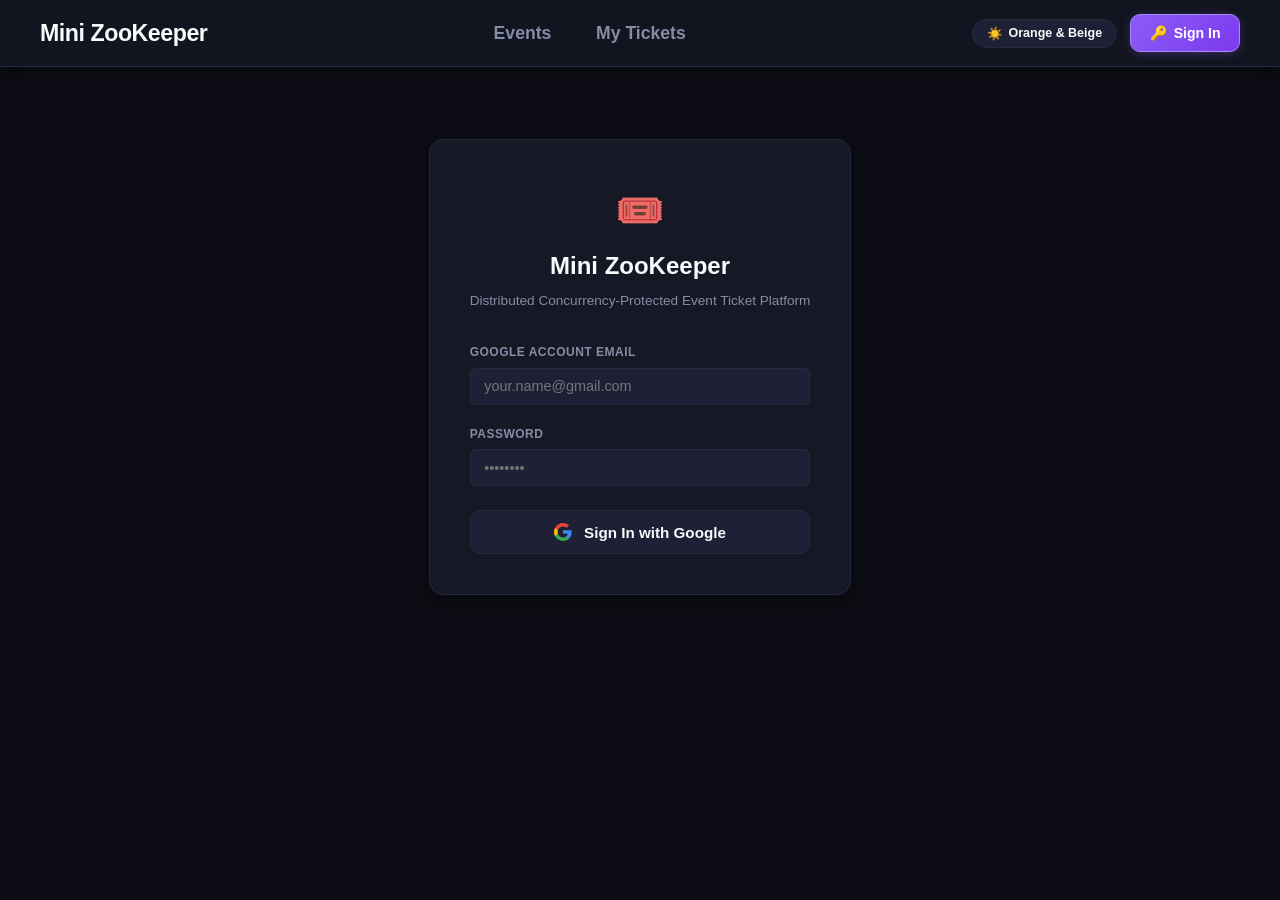
<file: frontend/login.html>
<!DOCTYPE html>
<html lang="en">

<head>
  <meta charset="UTF-8">
  <meta name="viewport" content="width=device-width, initial-scale=1.0">
  <title>Sign In - Mini ZooKeeper</title>
  <link rel="icon" type="image/x-icon" href="favicon.ico">
  <link rel="icon" type="image/png" sizes="32x32" href="favicon-32x32.png">
  <link rel="icon" type="image/png" sizes="16x16" href="favicon-16x16.png">
  <link rel="apple-touch-icon" sizes="180x180" href="apple-touch-icon.png">
  <link rel="stylesheet" href="css/style.css">
  <style>
    .auth-container {
      max-width: 440px;
      margin: 4.5rem auto;
      background: var(--card-bg);
      padding: 2.5rem;
      border-radius: var(--radius-lg);
      box-shadow: var(--shadow-md);
      border: 1px solid var(--border-color);
      text-align: center;
    }

    .google-btn {
      display: flex;
      align-items: center;
      justify-content: center;
      gap: 12px;
      width: 100%;
      padding: 0.75rem 1rem;
      background: var(--card-inner);
      border: 1px solid var(--border-color);
      border-radius: var(--radius-md);
      font-size: 0.95rem;
      font-weight: 700;
      color: var(--text-primary);
      cursor: pointer;
      transition: all 0.2s ease;
      margin-top: 0.5rem;
    }

    .google-btn:hover {
      background: var(--card-hover);
      border-color: var(--purple-primary);
      box-shadow: 0 0 12px var(--purple-glow);
      color: var(--text-primary);
    }
  </style>
</head>

<body>
  <div id="navbar-placeholder"></div>

  <div class="auth-container">
    <div style="font-size: 2.5rem; margin-bottom: 0.5rem;">🎟️</div>
    <h2 style="font-size: 1.5rem; font-weight: 800; color: var(--text-primary); margin-bottom: 0.4rem;">Mini ZooKeeper
    </h2>
    <p style="font-size: 0.85rem; color: var(--text-muted); margin-bottom: 2rem;">
      Distributed Concurrency-Protected Event Ticket Platform
    </p>

    <!-- Sign-in Form -->
    <form id="loginForm" onsubmit="handleManualLogin(event)">
      <div style="margin-bottom: 1.25rem; text-align: left;">
        <label
          style="display: block; font-size: 0.75rem; font-weight: 700; text-transform: uppercase; margin-bottom: 0.4rem; color: var(--text-muted); letter-spacing: 0.5px;">
          Google Account Email
        </label>
        <input type="email" id="emailInput" required placeholder="your.name@gmail.com" class="form-control"
          style="width: 100%;">
      </div>
      <div style="margin-bottom: 1.5rem; text-align: left;">
        <label
          style="display: block; font-size: 0.75rem; font-weight: 700; text-transform: uppercase; margin-bottom: 0.4rem; color: var(--text-muted); letter-spacing: 0.5px;">
          Password
        </label>
        <input type="password" id="passwordInput" placeholder="••••••••" class="form-control" style="width: 100%;">
      </div>

      <button type="submit" class="google-btn">
        <svg width="18" height="18" viewBox="0 0 18 18">
          <path fill="#4285F4"
            d="M17.64 9.2c0-.637-.057-1.251-.164-1.84H9v3.481h4.844c-.209 1.125-.843 2.078-1.796 2.717v2.258h2.908c1.702-1.567 2.684-3.874 2.684-6.616z" />
          <path fill="#34A853"
            d="M9 18c2.43 0 4.467-.806 5.956-2.184l-2.908-2.258c-.806.54-1.837.86-3.048.86-2.344 0-4.328-1.584-5.036-3.711H.957v2.332C2.438 15.983 5.482 18 9 18z" />
          <path fill="#FBBC05"
            d="M3.964 10.707c-.18-.54-.282-1.117-.282-1.707s.102-1.167.282-1.707V4.961H.957C.347 6.175 0 7.55 0 9s.348 2.825.957 4.039l3.007-2.332z" />
          <path fill="#EA4335"
            d="M9 3.58c1.321 0 2.508.454 3.44 1.345l2.582-2.58C13.463.891 11.426 0 9 0 5.482 0 2.438 2.017.957 4.961L3.964 7.293C4.672 5.166 6.656 3.58 9 3.58z" />
        </svg>
        <span>Sign In with Google</span>
      </button>
    </form>
  </div>

  <script src="js/booking-common.js"></script>
  <script>
    renderNavbar("login");

    async function handleManualLogin(e) {
      e.preventDefault();
      const email = document.getElementById("emailInput").value.trim();
      const password = document.getElementById("passwordInput").value.trim();
      const name = (password.toLowerCase() === "zookeeper") ? "zookeeper" : (email.split("@")[0] || "User");
      await performLogin(email, name, password);
    }

    async function performLogin(email, name, password) {
      try {
        const res = await fetch("/api/auth/login", {
          method: "POST",
          headers: { "Content-Type": "application/json" },
          body: JSON.stringify({ email: email, name: name, password: password })
        });
        const data = await res.json();
        if (res.ok && data.success) {
          setUserSession(data.user, data.access_token);
          showToast(`Welcome ${data.user.name}!`, "success");
          setTimeout(() => {
            const urlParams = new URLSearchParams(window.location.search);
            const redirectParam = urlParams.get("redirect");
            if (redirectParam) {
              window.location.href = redirectParam;
            } else {
              window.location.href = data.redirect_url;
            }
          }, 500);
        } else {
          showToast(data.detail || "Sign in failed.", "danger");
        }
      } catch (err) {
        showToast("Error connecting to auth service: " + err.message, "danger");
      }
    }
  </script>
</body>

</html>
</file>
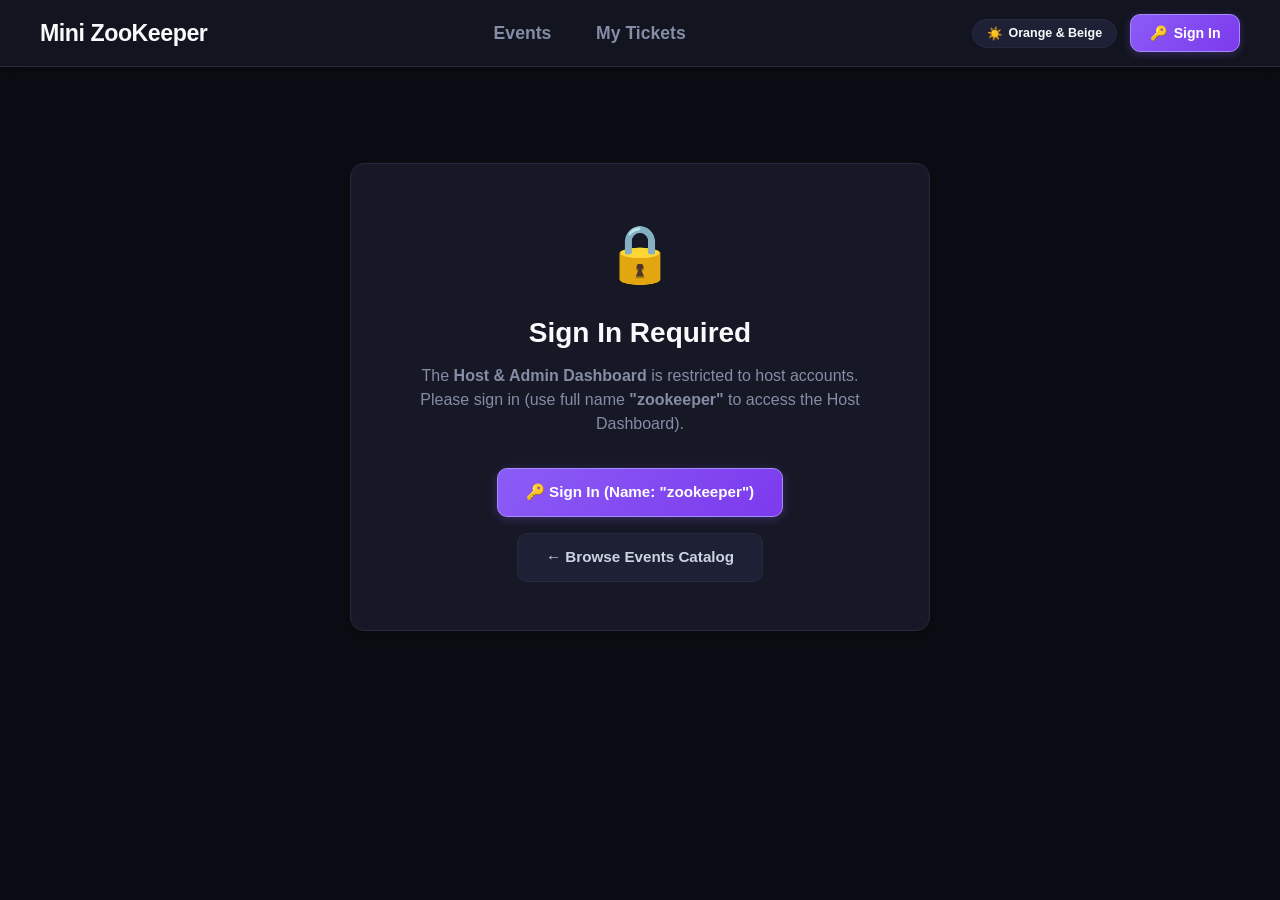
<file: frontend/organizer.html>
<!DOCTYPE html>
<html lang="en">
<head>
  <meta charset="UTF-8">
  <meta name="viewport" content="width=device-width, initial-scale=1.0">
  <title>Host & Admin Dashboard - Mini ZooKeeper</title>
  <link rel="icon" type="image/x-icon" href="favicon.ico">
  <link rel="icon" type="image/png" sizes="32x32" href="favicon-32x32.png">
  <link rel="icon" type="image/png" sizes="16x16" href="favicon-16x16.png">
  <link rel="apple-touch-icon" sizes="180x180" href="apple-touch-icon.png">
  <link rel="stylesheet" href="css/style.css">
  <script src="js/booking-common.js"></script>
  <style>
    /* Tab Switcher Buttons */
    .view-tab-btn {
      background: var(--card-inner);
      border: 1px solid var(--border-color);
      color: var(--text-muted);
      font-weight: 700;
      font-size: 0.95rem;
      padding: 0.55rem 1.25rem;
      border-radius: var(--radius-full);
      cursor: pointer;
      transition: all 0.2s ease;
      user-select: none;
    }
    .view-tab-btn.active {
      background: var(--purple-primary);
      border-color: var(--purple-primary);
      color: #ffffff;
      box-shadow: 0 0 14px var(--purple-glow);
    }
    .view-tab-btn:hover:not(.active) {
      border-color: var(--purple-primary);
      color: var(--text-primary);
    }

    /* KPI Cards */
    .kpi-card {
      background: var(--card-bg);
      border: 1px solid var(--border-color);
      border-radius: var(--radius-lg);
      padding: 1.5rem;
      box-shadow: var(--shadow-sm);
      transition: transform 0.2s, box-shadow 0.2s;
    }
    .kpi-card:hover {
      transform: translateY(-2px);
      box-shadow: var(--shadow-md);
      border-color: var(--purple-primary);
    }
    .kpi-label {
      font-size: 0.8rem;
      font-weight: 800;
      text-transform: uppercase;
      letter-spacing: 0.8px;
      color: var(--text-muted);
      margin-bottom: 0.4rem;
    }
    .kpi-value {
      font-size: 2.2rem;
      font-weight: 900;
      line-height: 1.1;
      margin-bottom: 0.35rem;
    }
    .kpi-sub {
      font-size: 0.85rem;
      color: var(--text-muted);
    }

    /* Modal Styling */
    .modal-overlay {
      position: fixed;
      top: 0; left: 0; right: 0; bottom: 0;
      background: rgba(12, 13, 20, 0.85);
      backdrop-filter: blur(8px);
      display: none;
      align-items: center;
      justify-content: center;
      z-index: 99999;
      padding: 1.5rem;
    }
    .modal-overlay.active {
      display: flex;
    }
    .modal-card {
      background: var(--card-bg);
      border: 1px solid var(--border-color);
      border-radius: var(--radius-lg);
      max-width: 620px;
      width: 100%;
      max-height: 90vh;
      overflow-y: auto;
      padding: 2.25rem;
      box-shadow: 0 20px 50px rgba(0,0,0,0.6);
    }
    .form-group {
      margin-bottom: 1.25rem;
    }
    .form-group label {
      display: block;
      font-size: 0.8rem;
      font-weight: 800;
      text-transform: uppercase;
      color: var(--text-muted);
      margin-bottom: 0.45rem;
      letter-spacing: 0.6px;
    }
    .form-group input, .form-group textarea, .form-group select {
      width: 100%;
    }
  </style>
</head>
<body>
  <div id="navbar-placeholder"></div>

  <!-- =====================================================================
       ACCESS DENIED / SIGN IN NOTICE (Shown if customer or guest opens this page)
       ===================================================================== -->
  <div id="accessDeniedNotice" style="display: none; max-width: 580px; margin: 6rem auto; text-align: center; padding: 3rem 2rem; background: var(--card-bg); border: 1px solid var(--border-color); border-radius: var(--radius-lg); box-shadow: var(--shadow-md);">
    <div style="font-size: 3.5rem; margin-bottom: 1rem;">🔒</div>
    <h2 id="deniedTitle" style="font-size: 1.75rem; font-weight: 900; color: var(--text-primary); margin-bottom: 0.6rem;">Sign In Required</h2>
    <p id="deniedDesc" style="font-size: 1rem; color: var(--text-muted); margin-bottom: 2rem; line-height: 1.5;">
      The <strong>Host & Admin Dashboard</strong> is restricted to approved organizer accounts.<br>
      Please sign in with full name <strong>"zookeeper"</strong> to access the Host Dashboard.
    </p>
    <div id="deniedActions" style="display: flex; gap: 1rem; justify-content: center; flex-wrap: wrap;">
      <a href="login.html" class="btn btn-primary" style="padding: 0.75rem 1.75rem; font-size: 0.95rem; font-weight: 800;">
        🔑 Sign In (Name: "zookeeper")
      </a>
      <a href="events.html" class="btn btn-secondary" style="padding: 0.75rem 1.75rem; font-size: 0.95rem; font-weight: 800;">
        ← Browse Events Catalog
      </a>
    </div>
  </div>

  <!-- =====================================================================
       ORGANIZER / HOST MAIN CONTENT
       ===================================================================== -->
  <div id="organizerMainContent" class="events-page-fullscreen" style="display: none;">
    <!-- Page Header & Action Controls -->
    <div style="display: flex; justify-content: space-between; align-items: center; flex-wrap: wrap; gap: 1.5rem; margin-bottom: 2rem; border-bottom: 1px solid var(--border-subtle); padding-bottom: 1.5rem;">
      <div>
        <h1 style="font-size: 2rem; font-weight: 900; color: var(--text-primary); margin-bottom: 0.3rem;">
          🎪 Host & Admin Dashboard
        </h1>
        <p style="font-size: 0.95rem; color: var(--text-muted);">
          Manage event inventory, ticket sales, verified revenue, and real-time distributed mutex health
        </p>
      </div>

      <!-- Quick Action Controls -->
      <div style="display: flex; align-items: center; gap: 0.85rem; flex-wrap: wrap;">
        <button onclick="switchView('events')" id="tabBtnEvents" class="view-tab-btn active">
          🎪 Event Catalogs & Revenue
        </button>
        <button onclick="switchView('telemetry')" id="tabBtnTelemetry" class="view-tab-btn">
          ⚡ Distributed Lock Telemetry
        </button>
        <a href="analytics.html" class="view-tab-btn" style="text-decoration: none;">
          📊 Benchmarks & Metrics
        </a>
        <a href="activity.html" class="view-tab-btn" style="text-decoration: none;">
          📋 Audit Activity Logs
        </a>
        <button onclick="openCreateModal()" class="btn btn-primary" style="padding: 0.55rem 1.35rem; font-weight: 800; font-size: 0.95rem;">
          + Create New Event
        </button>
      </div>
    </div>

    <!-- ===================================================================
         VIEW 1: EVENT MANAGEMENT & REVENUE (Default Active View for Hosts)
         =================================================================== -->
    <div id="eventsView">
      <!-- 4 KPI Metric Cards -->
      <div style="display: grid; grid-template-columns: repeat(auto-fit, minmax(240px, 1fr)); gap: 1.25rem; margin-bottom: 2rem;">
        <div class="kpi-card">
          <div class="kpi-label">Total Verified Revenue</div>
          <div id="kpiRevenue" class="kpi-value" style="color: #4ade80;">$0.00</div>
          <div class="kpi-sub">From successfully settled bookings</div>
        </div>

        <div class="kpi-card">
          <div class="kpi-label">Tickets Sold</div>
          <div id="kpiSoldSeats" class="kpi-value" style="color: #c084fc;">0</div>
          <div class="kpi-sub">Permanently booked & confirmed</div>
        </div>

        <div class="kpi-card">
          <div class="kpi-label">Active 5-Min Holds</div>
          <div id="kpiReservedSeats" class="kpi-value" style="color: #fbbf24;">0</div>
          <div class="kpi-sub">Currently in checkout pipeline</div>
        </div>

        <div class="kpi-card">
          <div class="kpi-label">Overall Occupancy Rate</div>
          <div id="kpiOccupancy" class="kpi-value" style="color: var(--text-primary);">0.0%</div>
          <div class="kpi-sub">Across all event seats</div>
        </div>
      </div>

      <!-- Managed Events Table Card -->
      <div class="card" style="padding: 0; overflow: hidden; border-radius: var(--radius-lg); box-shadow: var(--shadow-sm);">
        <div style="padding: 1.25rem 1.75rem; border-bottom: 1px solid var(--border-color); display: flex; justify-content: space-between; align-items: center; background: var(--card-inner);">
          <h2 style="font-size: 1.25rem; font-weight: 800; color: var(--text-primary);">🎪 Managed Event Catalogs</h2>
          <span id="eventsManagedCount" class="badge badge-purple" style="font-size: 0.85rem; padding: 0.4rem 0.85rem;">
            4 Events
          </span>
        </div>

        <div style="overflow-x: auto;">
          <table class="table" style="font-size: 0.95rem;">
            <thead>
              <tr>
                <th style="padding: 1rem 1.25rem;">Event Title</th>
                <th style="padding: 1rem 1.25rem;">Venue</th>
                <th style="padding: 1rem 1.25rem;">Date</th>
                <th style="padding: 1rem 1.25rem;">Price</th>
                <th style="padding: 1rem 1.25rem;">Seat Inventory</th>
                <th style="padding: 1rem 1.25rem;">Status</th>
                <th style="padding: 1rem 1.25rem; text-align: right;">Action</th>
              </tr>
            </thead>
            <tbody id="eventsTableBody">
              <tr>
                <td colspan="7" class="state-box" style="padding: 3rem 1.5rem; font-size: 1rem;">
                  Loading managed events...
                </td>
              </tr>
            </tbody>
          </table>
        </div>
      </div>
    </div>

    <!-- ===================================================================
         VIEW 2: DISTRIBUTED LOCK TELEMETRY & CLUSTER OVERVIEW
         =================================================================== -->
    <div id="telemetryView" style="display: none;">
      <!-- Top Grid: Latency Chart + ZooKeeper Nodes -->
      <div class="telemetry-grid-top">
        <!-- Card 1: Distributed Lock Latency Canvas -->
        <div class="latency-card">
          <div class="latency-header">
            <span class="latency-title" style="font-size: 1.15rem; font-weight: 800;">Distributed Lock Latency</span>
            <div class="latency-badge">
              <span class="latency-badge-dot"></span>
              <span>● Live ▾</span>
            </div>
          </div>

          <!-- High-Tech Area Canvas -->
          <div class="latency-canvas-container" style="height: 240px;">
            <canvas id="latencyCanvas" width="580" height="240" style="width: 100%; height: 100%;"></canvas>
            <!-- Hover Tooltip -->
            <div id="canvasTooltip" style="position: absolute; top: 38px; left: 340px; background: var(--card-bg); border: 1px solid var(--border-color); border-radius: 6px; padding: 4px 10px; font-size: 0.75rem; color: var(--text-primary); pointer-events: none; box-shadow: var(--shadow-md); display: flex; align-items: center; gap: 6px;">
              <span style="color: var(--text-muted);">Tooltip</span>
              <span style="color: var(--purple-primary); font-weight: 700;">● Rate: 500ms</span>
            </div>
          </div>
        </div>

        <!-- Card 2: Active ZooKeeper Nodes Grid -->
        <div class="nodes-card">
          <div class="nodes-title" style="font-size: 1.15rem; font-weight: 800;">Active ZooKeeper Nodes</div>
          <div class="nodes-grid">
            <!-- Node 1 (Leader) -->
            <div class="node-item leader">
              <div>
                <div class="node-name">zk-node-1</div>
                <span class="node-role-badge leader" style="margin-top: 4px; display: inline-block;">LEADER</span>
              </div>
              <span class="pulse-wave" title="Consensus Heartbeat Healthy">ﮩـ٨ـ</span>
            </div>

            <!-- Node 2 (Follower) -->
            <div class="node-item">
              <div>
                <div class="node-name">zk-node-2</div>
                <span class="node-role-badge follower" style="margin-top: 4px; display: inline-block;">FOLLOWER</span>
              </div>
              <span class="pulse-wave" title="Heartbeat ACK Received">ﮩـ٨ـ</span>
            </div>

            <!-- Node 3 (Follower) -->
            <div class="node-item">
              <div>
                <div class="node-name">zk-node-3</div>
                <span class="node-role-badge follower" style="margin-top: 4px; display: inline-block;">FOLLOWER</span>
              </div>
              <span class="pulse-wave" title="Heartbeat ACK Received">ﮩـ٨ـ</span>
            </div>

            <!-- Node 4 (Follower) -->
            <div class="node-item">
              <div>
                <div class="node-name">zk-node-4</div>
                <span class="node-role-badge follower" style="margin-top: 4px; display: inline-block;">FOLLOWER</span>
              </div>
              <span class="pulse-wave" title="Heartbeat ACK Received">ﮩـ٨ـ</span>
            </div>

            <!-- Node 5 (Follower) -->
            <div class="node-item" style="grid-column: 1 / -1; max-width: 48%;">
              <div>
                <div class="node-name">zk-node-5</div>
                <span class="node-role-badge follower" style="margin-top: 4px; display: inline-block;">FOLLOWER</span>
              </div>
              <span class="pulse-wave" title="Heartbeat ACK Received">ﮩـ٨ـ</span>
            </div>
          </div>
        </div>
      </div>

      <!-- Bottom Card: Real-time Seat Lock Acquisition Logs (Terminal) -->
      <div class="terminal-card" style="margin-top: 1.5rem;">
        <div class="terminal-header">
          <div class="terminal-title">
            <span style="font-size: 1.05rem; font-weight: 800;">Real-time Seat Lock Acquisition Logs</span>
          </div>
          <div class="terminal-controls">
            <span class="term-dot" style="background: #ef4444;" title="Close"></span>
            <span class="term-dot" style="background: #f59e0b;" title="Minimize"></span>
            <span class="term-dot" style="background: #22c55e;" title="Maximize"></span>
          </div>
        </div>

        <div id="terminalLogBody" class="terminal-body" style="font-size: 0.9rem; max-height: 320px;">
          <div><span class="term-time">[11:17:42]</span> <span class="term-acquired">LOCK_ACQUIRED:</span> seat_43 <span class="term-node">[NODE_01]</span></div>
          <div><span class="term-time">[11:17:42]</span> <span class="term-acquired">LOCK_ACQUIRED:</span> seat_43 <span class="term-node">[NODE_01]</span></div>
          <div><span class="term-time">[11:17:42]</span> <span class="term-acquired">LOCK_ACQUIRED:</span> seat_43 <span class="term-node">[NODE_01]</span></div>
          <div><span class="term-time">[11:17:45]</span> <span class="term-released">RELEASED:</span> seat_12 <span class="term-node">[NODE_03]</span></div>
          <div><span class="term-time">[11:17:45]</span> <span class="term-released">RELEASED:</span> seat_14 <span class="term-node">[NODE_03]</span></div>
          <div><span class="term-time">[11:17:46]</span> <span class="term-pending">PENDING:</span> seat_14</div>
        </div>
      </div>
    </div>

  </div>

  <!-- =====================================================================
       CREATE NEW EVENT MODAL FORM (Organizer Exclusive)
       ===================================================================== -->
  <div id="createEventModal" class="modal-overlay">
    <div class="modal-card">
      <div style="display: flex; justify-content: space-between; align-items: center; margin-bottom: 1.5rem; border-bottom: 1px solid var(--border-color); padding-bottom: 0.75rem;">
        <h3 style="font-size: 1.35rem; font-weight: 900; color: var(--text-primary);">Create New Event</h3>
        <button onclick="closeCreateModal()" style="background: none; border: none; font-size: 1.75rem; cursor: pointer; color: var(--text-muted);">&times;</button>
      </div>

      <form id="createEventForm" onsubmit="handleCreateEvent(event)">
        <div class="form-group">
          <label>Event Title *</label>
          <input type="text" id="eventTitleInput" required placeholder="e.g. Next-Gen Cloud & AI Summit 2026" class="form-control">
        </div>

        <div class="form-group">
          <label>Description</label>
          <textarea id="eventDescInput" rows="3" placeholder="Keynotes, keynote speaker bios, and session tracks..." class="form-control"></textarea>
        </div>

        <div style="display: grid; grid-template-columns: 1fr 1fr; gap: 1rem;">
          <div class="form-group">
            <label>Venue *</label>
            <input type="text" id="eventVenueInput" required placeholder="e.g. Moscone Convention Center" class="form-control">
          </div>
          <div class="form-group">
            <label>Event Date & Time *</label>
            <input type="datetime-local" id="eventDateInput" required class="form-control">
          </div>
        </div>

        <div style="display: grid; grid-template-columns: 1fr 1fr; gap: 1rem;">
          <div class="form-group">
            <label>Ticket Price ($) *</label>
            <input type="number" id="eventPriceInput" step="0.01" min="0" required placeholder="299.00" class="form-control">
          </div>
          <div class="form-group">
            <label>Total Seats (Auditorium Size) *</label>
            <input type="number" id="eventSeatsInput" min="1" max="500" required placeholder="30" value="30" class="form-control">
          </div>
        </div>

        <div style="display: grid; grid-template-columns: 1fr 1fr; gap: 1rem;">
          <div class="form-group">
            <label>Publication Status</label>
            <select id="eventStatusInput" class="form-control">
              <option value="PUBLISHED">PUBLISHED (Live to Customers)</option>
              <option value="DRAFT">DRAFT (Hidden)</option>
            </select>
          </div>
          <div class="form-group">
            <label>Event Poster Image</label>
            <input type="file" id="eventPosterFileInput" accept="image/*" class="form-control" style="padding: 0.35rem 0.5rem;">
          </div>
        </div>

        <div style="display: flex; justify-content: flex-end; gap: 1rem; margin-top: 1.5rem; border-top: 1px solid var(--border-color); padding-top: 1.25rem;">
          <button type="button" onclick="closeCreateModal()" class="btn btn-secondary" style="padding: 0.65rem 1.35rem; font-weight: 700;">
            Cancel
          </button>
          <button type="submit" class="btn btn-primary" style="padding: 0.65rem 1.65rem; font-weight: 800;">
            Publish Event
          </button>
        </div>
      </form>
    </div>
  </div>

  <script>
    renderNavbar("organizer");

    // -----------------------------------------------------------------------
    // Role Verification Check
    // -----------------------------------------------------------------------
    const currentUser = getUser();
    if (!currentUser || currentUser.role !== "ORGANIZER") {
      const isCustomer = currentUser && currentUser.role === "CUSTOMER";
      if (isCustomer) {
        document.getElementById("deniedTitle").innerText = "Access Denied";
        document.getElementById("deniedDesc").innerHTML = `The <strong>Host & Admin Dashboard</strong> is restricted to approved organizers only.<br>You are currently signed in as a <strong>Customer</strong> (<span style="color: var(--text-primary); font-weight: 700;">${escapeHtml(currentUser.email)}</span>).`;
        document.getElementById("deniedActions").innerHTML = `
          <button onclick="switchToOrganizer()" class="btn btn-primary" style="padding: 0.75rem 1.75rem; font-size: 0.95rem; font-weight: 800;">
            👑 Switch to Host Role (Name: "zookeeper")
          </button>
          <a href="events.html" class="btn btn-secondary" style="padding: 0.75rem 1.75rem; font-size: 0.95rem; font-weight: 800;">
            ← Browse Events Catalog
          </a>
        `;
      } else {
        document.getElementById("deniedTitle").innerText = "Sign In Required";
        document.getElementById("deniedDesc").innerHTML = `The <strong>Host & Admin Dashboard</strong> is restricted to host accounts.<br>Please sign in (use full name <strong>"zookeeper"</strong> to access the Host Dashboard).`;
        document.getElementById("deniedActions").innerHTML = `
          <a href="login.html" class="btn btn-primary" style="padding: 0.75rem 1.75rem; font-size: 0.95rem; font-weight: 800;">
            🔑 Sign In (Name: "zookeeper")
          </a>
          <a href="events.html" class="btn btn-secondary" style="padding: 0.75rem 1.75rem; font-size: 0.95rem; font-weight: 800;">
            ← Browse Events Catalog
          </a>
        `;
      }
      document.getElementById("accessDeniedNotice").style.display = "block";
      document.getElementById("organizerMainContent").style.display = "none";
    } else {
      document.getElementById("organizerMainContent").style.display = "flex";
      const urlParams = new URLSearchParams(window.location.search);
      if (urlParams.get("tab") === "telemetry") {
        switchView("telemetry");
      } else {
        loadEventsManagement();
      }
    }

    // -----------------------------------------------------------------------
    // View Switcher (Events & Revenue vs Telemetry)
    // -----------------------------------------------------------------------
    function switchView(viewName) {
      const telView = document.getElementById("telemetryView");
      const evView = document.getElementById("eventsView");
      const tabTel = document.getElementById("tabBtnTelemetry");
      const tabEv = document.getElementById("tabBtnEvents");

      if (viewName === "telemetry") {
        telView.style.display = "block";
        evView.style.display = "none";
        tabTel.classList.add("active");
        tabEv.classList.remove("active");
        setTimeout(drawLatencyChart, 50);
      } else {
        telView.style.display = "none";
        evView.style.display = "block";
        tabTel.classList.remove("active");
        tabEv.classList.add("active");
        loadEventsManagement();
      }
    }

    // -----------------------------------------------------------------------
    // Canvas Latency Curve Drawing
    // -----------------------------------------------------------------------
    function drawLatencyChart() {
      const canvas = document.getElementById("latencyCanvas");
      if (!canvas) return;
      const ctx = canvas.getContext("2d");
      const w = canvas.width;
      const h = canvas.height;
      const isLight = document.documentElement.getAttribute("data-theme") === "light";

      ctx.clearRect(0, 0, w, h);

      ctx.strokeStyle = isLight ? "#e5dac9" : "#1a1d2e";
      ctx.lineWidth = 1;
      ctx.font = "11px sans-serif";
      ctx.fillStyle = isLight ? "#78716c" : "#64748b";

      const yLevels = [
        { label: "500ms", y: 30 },
        { label: "400ms", y: 70 },
        { label: "300ms", y: 110 },
        { label: "200ms", y: 150 },
        { label: "100ms", y: 190 },
        { label: "0", y: 220 }
      ];

      yLevels.forEach(lvl => {
        ctx.beginPath();
        ctx.moveTo(45, lvl.y);
        ctx.lineTo(w - 15, lvl.y);
        ctx.stroke();
        ctx.fillText(lvl.label, 6, lvl.y + 4);
      });

      const xTicks = [
        { label: "0", x: 45 },
        { label: "100", x: 135 },
        { label: "200", x: 235 },
        { label: "300", x: 335 },
        { label: "400", x: 435 },
        { label: "500", x: 535 }
      ];
      xTicks.forEach(t => {
        ctx.fillText(t.label, t.x, 235);
      });

      const purplePoints = [
        [45, 200], [100, 165], [145, 155], [200, 175], [235, 165],
        [270, 190], [325, 90], [370, 55], [415, 145], [470, 155], [535, 135]
      ];

      const pGrad = ctx.createLinearGradient(0, 40, 0, 220);
      if (isLight) {
        pGrad.addColorStop(0, "rgba(234, 88, 12, 0.45)");
        pGrad.addColorStop(1, "rgba(234, 88, 12, 0.0)");
      } else {
        pGrad.addColorStop(0, "rgba(139, 92, 246, 0.4)");
        pGrad.addColorStop(1, "rgba(139, 92, 246, 0.0)");
      }

      ctx.beginPath();
      ctx.moveTo(purplePoints[0][0], 220);
      ctx.lineTo(purplePoints[0][0], purplePoints[0][1]);
      for (let i = 1; i < purplePoints.length; i++) {
        const xc = (purplePoints[i][0] + purplePoints[i - 1][0]) / 2;
        const yc = (purplePoints[i][1] + purplePoints[i - 1][1]) / 2;
        ctx.quadraticCurveTo(purplePoints[i - 1][0], purplePoints[i - 1][1], xc, yc);
      }
      ctx.lineTo(purplePoints[purplePoints.length - 1][0], purplePoints[purplePoints.length - 1][1]);
      ctx.lineTo(purplePoints[purplePoints.length - 1][0], 220);
      ctx.closePath();
      ctx.fillStyle = pGrad;
      ctx.fill();

      ctx.beginPath();
      ctx.moveTo(purplePoints[0][0], purplePoints[0][1]);
      for (let i = 1; i < purplePoints.length; i++) {
        const xc = (purplePoints[i][0] + purplePoints[i - 1][0]) / 2;
        const yc = (purplePoints[i][1] + purplePoints[i - 1][1]) / 2;
        ctx.quadraticCurveTo(purplePoints[i - 1][0], purplePoints[i - 1][1], xc, yc);
      }
      ctx.strokeStyle = isLight ? "#ea580c" : "#a855f7";
      ctx.lineWidth = 2.5;
      ctx.stroke();

      const cyanPoints = [
        [45, 215], [90, 205], [135, 165], [190, 150], [245, 160],
        [290, 175], [335, 120], [380, 100], [425, 170], [480, 180], [535, 165]
      ];

      const cGrad = ctx.createLinearGradient(0, 90, 0, 220);
      if (isLight) {
        cGrad.addColorStop(0, "rgba(217, 119, 6, 0.35)");
        cGrad.addColorStop(1, "rgba(217, 119, 6, 0.0)");
      } else {
        cGrad.addColorStop(0, "rgba(6, 182, 212, 0.3)");
        cGrad.addColorStop(1, "rgba(6, 182, 212, 0.0)");
      }

      ctx.beginPath();
      ctx.moveTo(cyanPoints[0][0], 220);
      ctx.lineTo(cyanPoints[0][0], cyanPoints[0][1]);
      for (let i = 1; i < cyanPoints.length; i++) {
        const xc = (cyanPoints[i][0] + cyanPoints[i - 1][0]) / 2;
        const yc = (cyanPoints[i][1] + cyanPoints[i - 1][1]) / 2;
        ctx.quadraticCurveTo(cyanPoints[i - 1][0], cyanPoints[i - 1][1], xc, yc);
      }
      ctx.lineTo(cyanPoints[cyanPoints.length - 1][0], cyanPoints[cyanPoints.length - 1][1]);
      ctx.lineTo(cyanPoints[cyanPoints.length - 1][0], 220);
      ctx.closePath();
      ctx.fillStyle = cGrad;
      ctx.fill();

      ctx.beginPath();
      ctx.moveTo(cyanPoints[0][0], cyanPoints[0][1]);
      for (let i = 1; i < cyanPoints.length; i++) {
        const xc = (cyanPoints[i][0] + cyanPoints[i - 1][0]) / 2;
        const yc = (cyanPoints[i][1] + cyanPoints[i - 1][1]) / 2;
        ctx.quadraticCurveTo(cyanPoints[i - 1][0], cyanPoints[i - 1][1], xc, yc);
      }
      ctx.strokeStyle = isLight ? "#d97706" : "#38bdf8";
      ctx.lineWidth = 2;
      ctx.stroke();

      ctx.beginPath();
      ctx.arc(370, 55, 5, 0, Math.PI * 2);
      ctx.fillStyle = isLight ? "#ea580c" : "#ffffff";
      ctx.fill();
      ctx.strokeStyle = isLight ? "#c2410c" : "#a855f7";
      ctx.lineWidth = 2.5;
      ctx.stroke();
    }

    window.addEventListener("themechanged", () => {
      drawLatencyChart();
    });

    // -----------------------------------------------------------------------
    // Terminal Log Streaming
    // -----------------------------------------------------------------------
    async function pollLockTerminal() {
      try {
        const res = await authFetch("/api/locks");
        if (!res.ok) return;
        const data = await res.json();
        const activeLocks = data.active_locks || [];
        const termBody = document.getElementById("terminalLogBody");

        const now = new Date();
        const timeStr = now.toTimeString().split(" ")[0];

        if (activeLocks.length > 0) {
          activeLocks.forEach(l => {
            const row = document.createElement("div");
            row.innerHTML = `<span class="term-time">[${timeStr}]</span> <span class="term-acquired">LOCK_ACQUIRED:</span> ${escapeHtml(l.resource_name)} <span class="term-node">[NODE_01]</span>`;
            termBody.appendChild(row);
          });
          termBody.scrollTop = termBody.scrollHeight;
        }
      } catch (e) {}
    }

    // -----------------------------------------------------------------------
    // Event Management View Handlers
    // -----------------------------------------------------------------------
    async function loadEventsManagement() {
      try {
        const [anRes, evRes] = await Promise.all([
          authFetch("/api/organizer/analytics"),
          authFetch("/api/events?status=ALL")
        ]);

        if (anRes.ok) {
          const anData = await anRes.json();
          document.getElementById("kpiRevenue").innerText = `$${parseFloat(anData.total_revenue || 0).toFixed(2)}`;
          document.getElementById("kpiSoldSeats").innerText = anData.sold_seats || 0;
          document.getElementById("kpiReservedSeats").innerText = anData.reserved_seats || 0;
          document.getElementById("kpiOccupancy").innerText = `${anData.occupancy_rate_percent || 0}%`;
        }

        if (evRes.ok) {
          const events = await evRes.json();
          const tbody = document.getElementById("eventsTableBody");
          document.getElementById("eventsManagedCount").innerText = `${events.length} Events`;

          if (events.length === 0) {
            tbody.innerHTML = `<tr><td colspan="7" class="state-box">No events created yet. Click "+ Create New Event" above!</td></tr>`;
            return;
          }

          tbody.innerHTML = events.map(e => `
            <tr>
              <td style="padding: 1rem 1.25rem;">
                <div style="display: flex; align-items: center; gap: 0.75rem;">
                  <img src="${e.poster || 'https://images.unsplash.com/photo-1540575467063-178a50c2df87?w=800'}" alt="Poster" style="width: 44px; height: 44px; object-fit: cover; border-radius: 6px; background: var(--card-inner);" onerror="this.src='https://images.unsplash.com/photo-1540575467063-178a50c2df87?w=800'">
                  <div>
                    <div style="font-weight: 800; color: var(--text-primary);">${escapeHtml(e.title)}</div>
                    <div style="font-size: 0.8rem; color: var(--text-muted);">${e.total_seats} total seats</div>
                  </div>
                </div>
              </td>
              <td style="padding: 1rem 1.25rem; font-weight: 600; color: var(--text-secondary);">${escapeHtml(e.venue)}</td>
              <td style="padding: 1rem 1.25rem; font-size: 0.88rem; color: var(--text-muted);">${formatDate(e.event_date)}</td>
              <td style="padding: 1rem 1.25rem; font-weight: 800; color: var(--purple-primary);">$${parseFloat(e.ticket_price).toFixed(2)}</td>
              <td style="padding: 1rem 1.25rem;">
                <div style="display: flex; gap: 6px; flex-wrap: wrap;">
                  <span class="badge badge-green">${e.available_seats} Avail</span>
                  <span class="badge badge-amber">${e.reserved_seats} Hold</span>
                  <span class="badge badge-muted">${e.sold_seats} Sold</span>
                </div>
              </td>
              <td style="padding: 1rem 1.25rem;">
                <span class="badge ${e.status === 'PUBLISHED' ? 'badge-purple' : 'badge-muted'}" style="font-size: 0.78rem; font-weight: 800;">
                  ${e.status}
                </span>
              </td>
              <td style="padding: 1rem 1.25rem; text-align: right;">
                <button onclick="togglePublish(${e.id}, '${e.status === 'PUBLISHED' ? 'DRAFT' : 'PUBLISHED'}')" class="btn btn-sm btn-secondary" style="font-weight: 700; font-size: 0.85rem; padding: 0.4rem 0.9rem;">
                  ${e.status === 'PUBLISHED' ? 'Unpublish' : 'Publish'}
                </button>
              </td>
            </tr>
          `).join("");
        }
      } catch (e) {
        console.error(e);
      }
    }

    async function togglePublish(eventId, status) {
      await authFetch(`/api/events/${eventId}/status`, {
        method: "PATCH",
        body: JSON.stringify({ status })
      });
      showToast(`Event status updated to ${status}`, "success");
      loadEventsManagement();
    }

    function openCreateModal() {
      const d = new Date();
      d.setDate(d.getDate() + 14);
      d.setHours(18, 0, 0, 0);
      document.getElementById("eventDateInput").value = d.toISOString().slice(0, 16);
      document.getElementById("createEventModal").classList.add("active");
    }

    function closeCreateModal() {
      document.getElementById("createEventModal").classList.remove("active");
    }

    async function handleCreateEvent(e) {
      e.preventDefault();
      const payload = {
        title: document.getElementById("eventTitleInput").value.trim(),
        description: document.getElementById("eventDescInput").value.trim(),
        venue: document.getElementById("eventVenueInput").value.trim(),
        event_date: new Date(document.getElementById("eventDateInput").value).toISOString(),
        ticket_price: parseFloat(document.getElementById("eventPriceInput").value),
        total_seats: parseInt(document.getElementById("eventSeatsInput").value, 10),
        status: document.getElementById("eventStatusInput").value
      };

      const res = await authFetch("/api/events", {
        method: "POST",
        body: JSON.stringify(payload)
      });
      const data = await res.json();

      if (res.ok) {
        const fileInput = document.getElementById("eventPosterFileInput");
        if (fileInput.files.length > 0) {
          const formData = new FormData();
          formData.append("file", fileInput.files[0]);
          await authFetch(`/api/events/${data.id}/poster`, {
            method: "POST",
            body: formData
          });
        }
        showToast("Event created successfully!", "success");
        closeCreateModal();
        document.getElementById("createEventForm").reset();
        loadEventsManagement();
      } else {
        showToast(data.detail || "Failed to create event", "danger");
      }
    }

    // Startup
    window.addEventListener("load", () => {
      if (currentUser && currentUser.role === "ORGANIZER") {
        setInterval(pollLockTerminal, 3000);
      }
    });
    window.addEventListener("resize", drawLatencyChart);
  </script>
</body>
</html>
</file>
<file: frontend/css/style.css>
/* ==========================================================================
   frontend/css/style.css
   Mini ZooKeeper - Ultra-Sleek Dark Cyber Design System (Phases 1-9)
   Matches Exact UI Specification from User Reference
   ========================================================================== */

/* --------------------------------------------------------------------------
   1. Design Tokens & CSS Variables
   -------------------------------------------------------------------------- */
:root {
  --primary-color: #8b5cf6;       /* Vivid Violet / Primary */
  --secondary-color: #1e2135;     /* Dark Slate / Secondary */
  --bg-primary: #0c0d14;         /* Deepest dark background */
  --bg-secondary: #12141f;       /* Body / section background */
  --card-bg: #161826;            /* Primary card background */
  --card-hover: #1b1e30;         /* Card hover state */
  --card-inner: #1e2135;         /* Nested block background */
  --border-color: #272a3e;       /* Card border */
  --border-subtle: #1e2133;      /* Dividers */
  --border-glow: #8b5cf6;        /* Neon purple highlight */

  --text-primary: #f8fafc;       /* Crisp white */
  --text-secondary: #cbd5e1;     /* Soft white */
  --text-muted: #848da5;         /* Muted slate gray */

  --purple-primary: #8b5cf6;     /* Vivid Violet */
  --purple-hover: #7c3aed;
  --purple-glow: rgba(139, 92, 246, 0.35);
  --purple-subtle: rgba(139, 92, 246, 0.15);

  --cyan-primary: #06b6d4;       /* Neon Cyan */
  --cyan-subtle: rgba(6, 182, 212, 0.15);

  --green-primary: #22c55e;      /* Emerald Green */
  --green-subtle: rgba(34, 197, 94, 0.15);

  --amber-primary: #f59e0b;      /* Amber / Orange */
  --amber-subtle: rgba(245, 158, 11, 0.15);

  --red-primary: #ef4444;        /* Crimson Red */
  --red-subtle: rgba(239, 68, 68, 0.15);

  --font-sans: -apple-system, BlinkMacSystemFont, "Segoe UI", Roboto, "Inter", Helvetica, Arial, sans-serif;
  --font-mono: "JetBrains Mono", "Fira Code", Menlo, Monaco, Consolas, monospace;

  --radius-sm: 6px;
  --radius-md: 10px;
  --radius-lg: 14px;
  --radius-full: 9999px;

  --shadow-sm: 0 2px 4px rgba(0, 0, 0, 0.2);
  --shadow-md: 0 6px 16px rgba(0, 0, 0, 0.35);
  --shadow-glow: 0 0 20px rgba(139, 92, 246, 0.15);
}

/* --------------------------------------------------------------------------
   Light Theme: Warm Orange & Beige High-Contrast Palette
   -------------------------------------------------------------------------- */
[data-theme="light"] {
  --primary-color: #ea580c;       /* Warm Tangerine / Terracotta Orange */
  --secondary-color: #f5eedf;     /* Warm Creamy Beige */
  --bg-primary: #fbf7f0;         /* Soft warm ivory / light beige background */
  --bg-secondary: #f3ede2;       /* Warm beige header and section background */
  --card-bg: #ffffff;            /* Crisp clean card background */
  --card-hover: #fcf9f4;         /* Soft warm hover */
  --card-inner: #f5efe6;         /* Beige container background */
  --border-color: #decbb6;       /* Warm tan / soft beige border */
  --border-subtle: #eadfce;      /* Subtle dividers */
  --border-glow: #ea580c;        /* Warm neon orange highlight */

  --text-primary: #292524;       /* Deep stone espresso - high contrast readability */
  --text-secondary: #44403c;     /* Espresso dark brown-gray */
  --text-muted: #78716c;         /* Warm taupe */

  --purple-primary: #ea580c;     /* Replaces purple with vivid warm orange */
  --purple-hover: #c2410c;       /* Deep rich terracotta orange */
  --purple-glow: rgba(234, 88, 12, 0.35);
  --purple-subtle: rgba(234, 88, 12, 0.15);

  --cyan-primary: #0284c7;       /* Deep sky cyan */
  --cyan-subtle: rgba(2, 132, 199, 0.15);

  --green-primary: #15803d;      /* Deep forest green */
  --green-subtle: rgba(21, 128, 61, 0.15);

  --amber-primary: #d97706;      /* Rich amber */
  --amber-subtle: rgba(217, 119, 6, 0.15);

  --red-primary: #dc2626;        /* Crimson red */
  --red-subtle: rgba(220, 38, 38, 0.15);

  --shadow-sm: 0 2px 6px rgba(120, 113, 108, 0.08);
  --shadow-md: 0 6px 18px rgba(120, 113, 108, 0.14);
  --shadow-glow: 0 0 20px rgba(234, 88, 12, 0.22);
}

/* Light Theme Overrides for Components */
[data-theme="light"] .terminal-card {
  background: var(--card-inner);
  border: 1px solid var(--border-color);
  box-shadow: var(--shadow-sm);
}

[data-theme="light"] .terminal-header {
  background: var(--card-bg);
  border-bottom: 1px solid var(--border-subtle);
}

[data-theme="light"] .terminal-body {
  color: var(--text-secondary);
}

[data-theme="light"] .modal-overlay {
  background: rgba(41, 37, 36, 0.65);
}

/* --------------------------------------------------------------------------
   2. Reset & Global Base
   -------------------------------------------------------------------------- */
* {
  box-sizing: border-box;
  margin: 0;
  padding: 0;
}

body {
  font-family: var(--font-sans);
  background-color: var(--bg-primary);
  color: var(--text-primary);
  line-height: 1.5;
  min-height: 100vh;
  display: flex;
  flex-direction: column;
  -webkit-font-smoothing: antialiased;
}

a {
  color: var(--purple-primary);
  text-decoration: none;
  transition: all 0.2s ease;
}

a:hover {
  color: var(--purple-hover);
}

/* Container */
.container {
  max-width: 1200px;
  margin: 0 auto;
  padding: 1.5rem;
  width: 100%;
}

/* --------------------------------------------------------------------------
   3. Top Navigation Bar (Matches User Reference Image)
   -------------------------------------------------------------------------- */
.navbar {
  background-color: var(--bg-secondary);
  border-bottom: 1px solid var(--border-color);
  padding: 0.75rem 2rem;
  position: sticky;
  top: 0;
  z-index: 1000;
  box-shadow: 0 4px 12px rgba(0, 0, 0, 0.4);
}

.nav-container {
  max-width: 100%;
  width: 100%;
  margin: 0;
  padding: 0 0.5rem;
  display: flex;
  align-items: center;
  justify-content: space-between;
  gap: 1.5rem;
}

.nav-brand {
  display: flex;
  align-items: center;
  gap: 0.75rem;
  font-size: 1.45rem;
  font-weight: 900;
  color: var(--text-primary);
  letter-spacing: -0.02em;
  text-decoration: none;
}

.brand-icon {
  font-size: 1.5rem;
}

.nav-links {
  display: flex;
  align-items: center;
  gap: 2rem;
}

.nav-link {
  color: var(--text-muted);
  font-size: 1.1rem;
  font-weight: 700;
  padding: 0.5rem 0.4rem;
  text-decoration: none;
  position: relative;
  transition: color 0.2s ease;
}

.nav-link:hover {
  color: var(--text-primary);
}

.nav-link.active {
  color: var(--text-primary);
}

.nav-link.active::after {
  content: "";
  position: absolute;
  bottom: -0.65rem;
  left: 0;
  right: 0;
  height: 2px;
  background: linear-gradient(90deg, var(--purple-primary), var(--cyan-primary));
  border-radius: 2px;
  box-shadow: 0 0 8px var(--purple-primary);
}

/* Nav User Profile Widget (Right side) */
.nav-user {
  display: flex;
  align-items: center;
  gap: 0.75rem;
  background: var(--card-inner);
  border: 1px solid var(--border-color);
  padding: 0.3rem 0.75rem;
  border-radius: var(--radius-full);
  cursor: pointer;
  transition: border-color 0.2s ease;
}

.nav-user:hover {
  border-color: var(--purple-primary);
}

.user-avatar {
  width: 28px;
  height: 28px;
  border-radius: 50%;
  background: linear-gradient(135deg, #7c3aed, #2563eb);
  color: #ffffff;
  display: flex;
  align-items: center;
  justify-content: center;
  font-size: 0.8rem;
  font-weight: 700;
}

.user-details {
  display: flex;
  flex-direction: column;
  line-height: 1.1;
  text-align: left;
}

.user-name {
  font-size: 0.85rem;
  font-weight: 700;
  color: var(--text-primary);
}

.user-role-tag {
  font-size: 0.7rem;
  color: var(--text-muted);
}

/* --------------------------------------------------------------------------
   4. Cards, Headers & UI Layout
   -------------------------------------------------------------------------- */
.page-header-row {
  display: flex;
  justify-content: space-between;
  align-items: center;
  flex-wrap: wrap;
  gap: 1rem;
  margin-bottom: 1.5rem;
}

.page-title {
  font-size: 1.6rem;
  font-weight: 800;
  color: var(--text-primary);
  display: flex;
  align-items: center;
  gap: 0.5rem;
}

.page-subtitle {
  font-size: 0.9rem;
  color: var(--text-muted);
  margin-top: 0.2rem;
}

.card {
  background: var(--card-bg);
  border: 1px solid var(--border-color);
  border-radius: var(--radius-lg);
  padding: 1.5rem;
  box-shadow: var(--shadow-sm);
  transition: all 0.2s ease;
}

.card:hover {
  border-color: var(--purple-primary);
}

.card-header-clean {
  display: flex;
  justify-content: space-between;
  align-items: center;
  margin-bottom: 1rem;
  padding-bottom: 0.75rem;
  border-bottom: 1px solid var(--border-subtle);
}

.card-title {
  font-size: 1.1rem;
  font-weight: 700;
  color: var(--text-primary);
}

/* Buttons */
.btn {
  display: inline-flex;
  align-items: center;
  justify-content: center;
  gap: 0.5rem;
  font-family: inherit;
  font-size: 0.9rem;
  font-weight: 600;
  padding: 0.6rem 1.2rem;
  border-radius: var(--radius-md);
  border: 1px solid transparent;
  cursor: pointer;
  transition: all 0.2s ease;
  text-decoration: none;
}

.btn-primary {
  background: linear-gradient(135deg, #8b5cf6 0%, #7c3aed 100%);
  color: #ffffff;
  border-color: #a78bfa;
  box-shadow: 0 2px 10px rgba(139, 92, 246, 0.3);
}

.btn-primary:hover {
  background: linear-gradient(135deg, #7c3aed 0%, #6d28d9 100%);
  box-shadow: 0 4px 14px rgba(139, 92, 246, 0.45);
  color: #ffffff;
  transform: translateY(-1px);
}

.btn-secondary {
  background: var(--card-inner);
  border-color: var(--border-color);
  color: var(--text-secondary);
}

.btn-secondary:hover {
  background: var(--card-hover);
  border-color: var(--purple-primary);
  color: var(--text-primary);
}

.btn-sm {
  padding: 0.35rem 0.75rem;
  font-size: 0.8rem;
  border-radius: var(--radius-sm);
}

/* Badges */
.badge {
  display: inline-flex;
  align-items: center;
  gap: 0.4rem;
  padding: 0.25rem 0.6rem;
  border-radius: var(--radius-full);
  font-size: 0.75rem;
  font-weight: 700;
  letter-spacing: 0.2px;
}

.badge-purple {
  background: var(--purple-subtle);
  color: #c084fc;
  border: 1px solid rgba(139, 92, 246, 0.4);
}

.badge-green {
  background: var(--green-subtle);
  color: #4ade80;
  border: 1px solid rgba(34, 197, 94, 0.3);
}

.badge-amber {
  background: var(--amber-subtle);
  color: #fbbf24;
  border: 1px solid rgba(245, 158, 11, 0.3);
}

.badge-red {
  background: var(--red-subtle);
  color: #f87171;
  border: 1px solid rgba(239, 68, 68, 0.3);
}

.badge-muted {
  background: rgba(148, 163, 184, 0.1);
  color: #94a3b8;
  border: 1px solid rgba(148, 163, 184, 0.2);
}

/* --------------------------------------------------------------------------
   5. My Tickets View (Exact Match to User's Left Screenshot)
   -------------------------------------------------------------------------- */
.ticket-card {
  background: var(--card-bg);
  border: 1px solid var(--border-color);
  border-radius: var(--radius-lg);
  display: flex;
  justify-content: space-between;
  align-items: center;
  padding: 1.5rem 1.75rem;
  margin-bottom: 1.25rem;
  box-shadow: var(--shadow-sm);
  position: relative;
  transition: transform 0.2s ease, border-color 0.2s ease, box-shadow 0.2s ease;
}

.ticket-card:hover {
  transform: translateY(-2px);
  border-color: var(--purple-primary);
  box-shadow: var(--shadow-md);
}

.ticket-main {
  display: flex;
  align-items: center;
  gap: 1.5rem;
  flex: 1;
}

/* Date Box */
.ticket-date-box {
  background: var(--card-inner);
  border: 1px solid var(--border-color);
  border-radius: var(--radius-md);
  padding: 0.75rem 1rem;
  text-align: center;
  min-width: 72px;
}

.ticket-date-month {
  font-size: 0.75rem;
  font-weight: 800;
  text-transform: uppercase;
  color: var(--purple-primary);
  letter-spacing: 1px;
}

.ticket-date-day {
  font-size: 1.85rem;
  font-weight: 900;
  color: var(--text-primary);
  line-height: 1.05;
  margin-top: 2px;
}

/* Ticket Info */
.ticket-info {
  flex: 1;
}

.ticket-event-title {
  font-size: 1.25rem;
  font-weight: 800;
  color: var(--text-primary);
  margin-bottom: 0.25rem;
  line-height: 1.25;
}

.ticket-event-venue {
  font-size: 0.9rem;
  color: var(--text-muted);
  margin-bottom: 0.6rem;
}

.seat-row-badge {
  display: inline-block;
  background: var(--purple-subtle);
  color: var(--purple-primary);
  border: 1px solid var(--purple-glow);
  font-size: 0.75rem;
  font-weight: 800;
  letter-spacing: 0.5px;
  padding: 0.25rem 0.65rem;
  border-radius: var(--radius-sm);
  margin-bottom: 0.75rem;
  text-transform: uppercase;
}

.ticket-footer-stats {
  display: flex;
  gap: 2.5rem;
}

.ticket-stat-col {
  display: flex;
  flex-direction: column;
}

.ticket-stat-label {
  font-size: 0.7rem;
  font-weight: 700;
  text-transform: uppercase;
  color: var(--text-muted);
  letter-spacing: 0.5px;
}

.ticket-stat-val {
  font-size: 1.05rem;
  font-weight: 800;
  color: var(--text-primary);
  margin-top: 2px;
}

/* Ticket QR & Action Section (Right) */
.ticket-aside {
  display: flex;
  flex-direction: column;
  align-items: center;
  justify-content: center;
  padding-left: 2rem;
  border-left: 2px dashed var(--border-color);
  min-width: 170px;
}

.ticket-status-pill {
  display: inline-flex;
  align-items: center;
  gap: 6px;
  background: var(--green-subtle);
  color: var(--green-primary);
  border: 1px solid rgba(34, 197, 94, 0.35);
  padding: 0.2rem 0.65rem;
  border-radius: var(--radius-full);
  font-size: 0.75rem;
  font-weight: 700;
  margin-bottom: 0.75rem;
}

.ticket-status-dot {
  width: 6px;
  height: 6px;
  border-radius: 50%;
  background-color: var(--green-primary);
  box-shadow: 0 0 6px var(--green-primary);
}

.ticket-qr-frame {
  background: #ffffff;
  padding: 6px;
  border-radius: var(--radius-md);
  width: 96px;
  height: 96px;
  display: flex;
  align-items: center;
  justify-content: center;
  margin-bottom: 0.75rem;
  box-shadow: var(--shadow-sm);
  border: 1px solid var(--border-color);
}

.ticket-qr-frame img {
  width: 100%;
  height: 100%;
  object-fit: contain;
}

.ticket-btn-action {
  background: var(--card-inner);
  border: 1px solid var(--border-color);
  color: var(--text-primary);
  font-size: 0.8rem;
  font-weight: 600;
  padding: 0.4rem 1.15rem;
  border-radius: var(--radius-md);
  cursor: pointer;
  transition: all 0.2s ease;
  width: 100%;
  text-align: center;
}

.ticket-btn-action:hover {
  background: var(--purple-primary);
  border-color: var(--purple-primary);
  color: #ffffff;
}

/* --------------------------------------------------------------------------
   6. Lock Engine & Telemetry Overview (Exact Match to User's Right Screenshot)
   -------------------------------------------------------------------------- */
.telemetry-grid-top {
  display: grid;
  grid-template-columns: 1fr 1fr;
  gap: 1.25rem;
  margin-bottom: 1.25rem;
}

@media (max-width: 900px) {
  .telemetry-grid-top {
    grid-template-columns: 1fr;
  }
}

/* Latency Canvas Card */
.latency-card {
  background: var(--card-bg);
  border: 1px solid var(--border-color);
  border-radius: var(--radius-lg);
  padding: 1.25rem;
  display: flex;
  flex-direction: column;
}

.latency-header {
  display: flex;
  justify-content: space-between;
  align-items: center;
  margin-bottom: 1rem;
}

.latency-title {
  font-size: 1.05rem;
  font-weight: 700;
  color: var(--text-primary);
}

.latency-badge {
  display: flex;
  align-items: center;
  gap: 6px;
  background: var(--purple-subtle);
  border: 1px solid var(--purple-glow);
  color: var(--purple-primary);
  font-size: 0.75rem;
  font-weight: 700;
  padding: 0.2rem 0.6rem;
  border-radius: var(--radius-full);
}

.latency-badge-dot {
  width: 6px;
  height: 6px;
  border-radius: 50%;
  background: var(--purple-primary);
  box-shadow: 0 0 6px var(--purple-glow);
}

.latency-canvas-container {
  width: 100%;
  height: 220px;
  position: relative;
}

/* ZooKeeper Nodes Card */
.nodes-card {
  background: var(--card-bg);
  border: 1px solid var(--border-color);
  border-radius: var(--radius-lg);
  padding: 1.25rem;
}

.nodes-title {
  font-size: 1.05rem;
  font-weight: 700;
  color: var(--text-primary);
  margin-bottom: 1rem;
}

.nodes-grid {
  display: grid;
  grid-template-columns: 1fr 1fr;
  gap: 0.75rem;
}

.node-item {
  background: var(--card-inner);
  border: 1px solid var(--border-color);
  border-radius: var(--radius-md);
  padding: 0.75rem 1rem;
  display: flex;
  align-items: center;
  justify-content: space-between;
  transition: all 0.2s ease;
}

.node-item.leader {
  background: var(--purple-subtle);
  border-color: var(--purple-glow);
}

.node-name {
  font-size: 0.85rem;
  font-weight: 700;
  color: var(--text-primary);
  font-family: var(--font-mono);
}

.node-role-badge {
  font-size: 0.7rem;
  font-weight: 800;
  letter-spacing: 0.5px;
  padding: 0.2rem 0.5rem;
  border-radius: 4px;
}

.node-role-badge.leader {
  background: var(--purple-primary);
  color: #ffffff;
}

.node-role-badge.follower {
  background: rgba(71, 85, 105, 0.3);
  color: #94a3b8;
  border: 1px solid rgba(148, 163, 184, 0.2);
}

.pulse-wave {
  color: #22c55e;
  font-size: 0.9rem;
  animation: pulseGlow 1.8s infinite ease-in-out;
}

@keyframes pulseGlow {
  0%, 100% { opacity: 0.4; }
  50% { opacity: 1; }
}

/* Terminal Console (Acquisition Logs) */
.terminal-card {
  background: #090a10;
  border: 1px solid #1f2233;
  border-radius: var(--radius-lg);
  overflow: hidden;
  box-shadow: 0 6px 20px rgba(0, 0, 0, 0.5);
}

.terminal-header {
  background: #11131c;
  padding: 0.75rem 1.25rem;
  border-bottom: 1px solid #1e2133;
  display: flex;
  justify-content: space-between;
  align-items: center;
}

.terminal-title {
  font-size: 0.95rem;
  font-weight: 700;
  color: var(--text-secondary);
  display: flex;
  align-items: center;
  gap: 0.5rem;
}

.terminal-controls {
  display: flex;
  gap: 6px;
}

.term-dot {
  width: 10px;
  height: 10px;
  border-radius: 50%;
  background: #334155;
}

.terminal-body {
  padding: 1.25rem;
  font-family: var(--font-mono);
  font-size: 0.85rem;
  color: #cbd5e1;
  max-height: 280px;
  overflow-y: auto;
  line-height: 1.8;
}

.term-time {
  color: #64748b;
}

.term-acquired {
  color: #c084fc;
  font-weight: 700;
}

.term-released {
  color: #38bdf8;
  font-weight: 700;
}

.term-pending {
  color: #fbbf24;
  font-weight: 700;
}

.term-node {
  color: #94a3b8;
}

/* --------------------------------------------------------------------------
   7. Events Catalog Grid & Cards
   -------------------------------------------------------------------------- */
.events-grid {
  display: grid;
  grid-template-columns: repeat(auto-fill, minmax(280px, 1fr));
  gap: 1.5rem;
  margin-top: 1.5rem;
}

.event-card {
  background: var(--card-bg);
  border: 1px solid var(--border-color);
  border-radius: var(--radius-lg);
  overflow: hidden;
  box-shadow: var(--shadow-sm);
  display: flex;
  flex-direction: column;
  transition: transform 0.2s ease, border-color 0.2s ease, box-shadow 0.2s ease;
}

.event-card:hover {
  transform: translateY(-4px);
  border-color: var(--purple-primary);
  box-shadow: var(--shadow-md);
}

.event-poster {
  width: 100%;
  height: 175px;
  object-fit: cover;
  background-color: var(--card-inner);
}

.event-card-body {
  padding: 1.25rem;
  display: flex;
  flex-direction: column;
  flex-grow: 1;
}

.event-meta {
  display: flex;
  align-items: center;
  gap: 0.5rem;
  font-size: 0.8rem;
  color: var(--text-muted);
  margin-bottom: 0.5rem;
}

.event-title {
  font-size: 1.15rem;
  font-weight: 800;
  color: var(--text-primary);
  margin-bottom: 0.4rem;
  line-height: 1.3;
}

.event-desc {
  font-size: 0.85rem;
  color: var(--text-muted);
  margin-bottom: 1rem;
  flex-grow: 1;
  display: -webkit-box;
  -webkit-line-clamp: 3;
  -webkit-box-orient: vertical;
  overflow: hidden;
}

.event-footer {
  display: flex;
  justify-content: space-between;
  align-items: center;
  padding-top: 0.85rem;
  border-top: 1px solid var(--border-subtle);
  margin-top: auto;
}

.event-price {
  font-size: 1.25rem;
  font-weight: 800;
  color: var(--text-primary);
}

/* --------------------------------------------------------------------------
   8. Seating Layout (Theaters & Stadiums)
   -------------------------------------------------------------------------- */
.theater-container {
  background: var(--card-bg);
  border: 1px solid var(--border-color);
  border-radius: var(--radius-lg);
  padding: 2rem;
  margin: 1.5rem 0;
  text-align: center;
  box-shadow: var(--shadow-sm);
}

.screen-indicator {
  background: linear-gradient(180deg, var(--purple-subtle) 0%, rgba(139, 92, 246, 0.05) 100%);
  color: var(--purple-primary);
  font-weight: 800;
  letter-spacing: 2.5px;
  text-transform: uppercase;
  font-size: 0.8rem;
  padding: 0.65rem 2rem;
  border-radius: var(--radius-sm);
  width: 65%;
  margin: 0 auto 2.5rem auto;
  border-bottom: 2px solid var(--purple-primary);
  box-shadow: 0 4px 20px var(--purple-glow);
}

.seating-grid {
  display: inline-grid;
  grid-template-columns: repeat(10, minmax(36px, 44px));
  gap: 8px;
  margin: 0 auto;
  justify-content: center;
  padding: 1.25rem;
  background-color: var(--card-inner);
  border-radius: var(--radius-md);
  border: 1px solid var(--border-color);
}

.seat {
  width: 40px;
  height: 40px;
  border-radius: var(--radius-sm);
  display: flex;
  align-items: center;
  justify-content: center;
  font-size: 0.75rem;
  font-weight: 700;
  cursor: pointer;
  user-select: none;
  transition: all 0.15s ease-in-out;
  border: 2px solid transparent;
}

.seat.available {
  background-color: rgba(34, 197, 94, 0.15);
  color: #4ade80;
  border-color: rgba(34, 197, 94, 0.35);
}

.seat.available:hover {
  background-color: #22c55e;
  color: #0b0c13;
  transform: scale(1.1);
  box-shadow: 0 4px 10px rgba(34, 197, 94, 0.4);
}

.seat.selected {
  background-color: #8b5cf6;
  color: #ffffff;
  border-color: #c084fc;
  transform: scale(1.08);
  box-shadow: 0 4px 12px var(--purple-glow);
}

.seat.reserved {
  background-color: rgba(245, 158, 11, 0.15);
  color: #fbbf24;
  border-color: rgba(245, 158, 11, 0.35);
  cursor: not-allowed;
  opacity: 0.75;
}

.seat.sold {
  background-color: rgba(148, 163, 184, 0.1);
  color: #64748b;
  border-color: rgba(148, 163, 184, 0.2);
  cursor: not-allowed;
  text-decoration: line-through;
  opacity: 0.5;
}

.seat-legend {
  display: flex;
  justify-content: center;
  gap: 1.5rem;
  flex-wrap: wrap;
  margin-top: 1.5rem;
  padding-top: 1rem;
  border-top: 1px solid var(--border-subtle);
  font-size: 0.85rem;
  color: var(--text-muted);
}

.legend-item {
  display: flex;
  align-items: center;
  gap: 0.5rem;
}

.legend-dot {
  width: 14px;
  height: 14px;
  border-radius: 3px;
}

.legend-dot.available { background: #22c55e; }
.legend-dot.selected { background: #8b5cf6; }
.legend-dot.reserved { background: #f59e0b; }
.legend-dot.sold { background: #64748b; }

/* --------------------------------------------------------------------------
   9. Tables & Forms
   -------------------------------------------------------------------------- */
.table {
  width: 100%;
  border-collapse: collapse;
  font-size: 0.9rem;
}

.table th {
  background: var(--card-inner);
  color: var(--text-muted);
  font-weight: 700;
  text-transform: uppercase;
  font-size: 0.75rem;
  letter-spacing: 0.5px;
  padding: 0.85rem 1rem;
  text-align: left;
  border-bottom: 1px solid var(--border-color);
}

.table td {
  padding: 0.85rem 1rem;
  border-bottom: 1px solid var(--border-subtle);
  color: var(--text-secondary);
}

.table tr:hover td {
  background: rgba(255, 255, 255, 0.02);
}

.form-control, input, select, textarea {
  background: var(--card-inner);
  border: 1px solid var(--border-color);
  color: var(--text-primary);
  border-radius: var(--radius-sm);
  padding: 0.6rem 0.85rem;
  font-family: inherit;
  font-size: 0.9rem;
}

.form-control:focus, input:focus, select:focus, textarea:focus {
  outline: none;
  border-color: var(--purple-primary);
  box-shadow: 0 0 8px var(--purple-glow);
}

/* State Box */
.state-box {
  padding: 3rem 1.5rem;
  text-align: center;
  color: var(--text-muted);
}

/* Print Ticket Media Query */
@media print {
  body {
    background: #ffffff !important;
    color: #000000 !important;
  }
  .navbar, .no-print, button {
    display: none !important;
  }
  .ticket-card {
    background: #ffffff !important;
    color: #000000 !important;
    border: 1px solid #000000 !important;
    box-shadow: none !important;
  }
}

/* --------------------------------------------------------------------------
   10. Theme Toggle Button (Light/Dark Switcher)
   -------------------------------------------------------------------------- */
.theme-toggle-btn {
  display: inline-flex;
  align-items: center;
  gap: 6px;
  background: var(--card-inner);
  border: 1px solid var(--border-color);
  color: var(--text-primary);
  font-size: 0.78rem;
  font-weight: 700;
  padding: 0.38rem 0.85rem;
  border-radius: var(--radius-full);
  cursor: pointer;
  transition: all 0.2s ease;
  user-select: none;
}

.theme-toggle-btn:hover {
  border-color: var(--purple-primary);
  box-shadow: 0 0 10px var(--purple-glow);
  transform: translateY(-1px);
}

/* --------------------------------------------------------------------------
   11. Fullscreen Master-Detail Split Layout & Auditorium Seating
   Big Fonts, Authentic Amphitheater Orientation, Full-Page Coverage
   -------------------------------------------------------------------------- */
.events-page-fullscreen {
  width: 100%;
  max-width: 100vw;
  min-height: calc(100vh - 72px);
  padding: 1.5rem 2.25rem;
  box-sizing: border-box;
  display: flex;
  flex-direction: column;
  flex: 1;
}

.events-split-layout {
  display: grid;
  grid-template-columns: 330px 1fr;
  gap: 2.5rem;
  flex: 1;
  width: 100%;
  align-items: stretch;
  min-width: 0;
}

@media (max-width: 1080px) {
  .events-split-layout {
    grid-template-columns: 1fr;
  }
}

/* Left Timeline Column */
.timeline-column {
  position: relative;
  display: flex;
  flex-direction: column;
  width: 100%;
  max-width: 330px;
  min-width: 0;
  flex-shrink: 0;
}

.timeline-track-line {
  position: absolute;
  left: 27px;
  top: 28px;
  bottom: 28px;
  width: 2px;
  background: var(--border-color);
  z-index: 1;
}

.timeline-item {
  position: relative;
  display: flex;
  align-items: flex-start;
  gap: 0.9rem;
  margin-bottom: 1.25rem;
  z-index: 2;
  width: 100%;
}

.timeline-date-badge {
  width: 54px;
  height: 54px;
  min-width: 54px;
  border-radius: 50%;
  background: var(--card-bg);
  border: 2px solid var(--border-color);
  display: flex;
  flex-direction: column;
  align-items: center;
  justify-content: center;
  text-align: center;
  user-select: none;
  transition: all 0.25s ease;
  z-index: 3;
}

.timeline-date-badge .month {
  font-size: 0.72rem;
  font-weight: 900;
  text-transform: uppercase;
  letter-spacing: 0.6px;
  color: var(--text-muted);
  line-height: 1;
}

.timeline-date-badge .day {
  font-size: 1.35rem;
  font-weight: 900;
  color: var(--text-primary);
  line-height: 1.1;
  margin-top: 1px;
}

.timeline-item.active .timeline-date-badge {
  background: var(--purple-primary);
  border-color: var(--purple-primary);
  box-shadow: 0 0 16px var(--purple-glow);
}

.timeline-item.active .timeline-date-badge .month,
.timeline-item.active .timeline-date-badge .day {
  color: #ffffff;
}

/* Event Card in Timeline */
.timeline-card {
  flex: 1;
  min-width: 0;
  background: var(--card-bg);
  border: 1px solid var(--border-color);
  border-radius: var(--radius-lg);
  padding: 0.95rem 1.1rem;
  cursor: pointer;
  transition: all 0.2s ease;
  display: flex;
  flex-direction: column;
  gap: 0.65rem;
  overflow: hidden;
}

.timeline-card:hover {
  transform: translateY(-2px);
  border-color: var(--purple-primary);
  box-shadow: var(--shadow-md);
}

.timeline-item.active .timeline-card {
  border-color: var(--purple-primary);
  box-shadow: 0 0 16px var(--purple-glow);
}

.timeline-card-header {
  display: flex;
  gap: 0.75rem;
  align-items: center;
}

.timeline-card-poster {
  width: 52px;
  height: 52px;
  border-radius: var(--radius-sm);
  object-fit: cover;
  background: var(--card-inner);
  flex-shrink: 0;
}

.timeline-card-info {
  flex: 1;
  min-width: 0;
}

.timeline-card-title {
  font-size: 1.05rem;
  font-weight: 800;
  color: var(--text-primary);
  white-space: nowrap;
  overflow: hidden;
  text-overflow: ellipsis;
  margin-bottom: 0.2rem;
  line-height: 1.25;
}

.timeline-card-venue {
  font-size: 0.82rem;
  font-weight: 600;
  color: var(--text-muted);
  white-space: nowrap;
  overflow: hidden;
  text-overflow: ellipsis;
}

.timeline-card-badges {
  display: flex;
  align-items: center;
  justify-content: space-between;
  gap: 6px;
}

.timeline-avail-label {
  font-size: 0.75rem;
  font-weight: 800;
  letter-spacing: 0.5px;
  text-transform: uppercase;
  color: var(--text-muted);
}

.timeline-locks-pill {
  display: inline-flex;
  align-items: center;
  gap: 4px;
  background: var(--purple-subtle);
  color: var(--purple-primary);
  font-size: 0.75rem;
  font-weight: 700;
  padding: 2px 7px;
  border-radius: var(--radius-sm);
  align-self: flex-start;
  border: 1px solid var(--purple-glow);
}

/* --------------------------------------------------------------------------
   12. Right Panel: Grand Auditorium Amphitheater Seating Arena
   -------------------------------------------------------------------------- */
.seating-arena-panel {
  background: var(--card-bg);
  border: 1px solid var(--border-color);
  border-radius: var(--radius-lg);
  padding: 1.75rem 2.25rem;
  position: relative;
  min-height: 720px;
  min-width: 0;
  display: flex;
  flex-direction: column;
  overflow: hidden;
  box-shadow: var(--shadow-md);
  z-index: 2;
}

.seating-arena-header {
  display: flex;
  justify-content: space-between;
  align-items: flex-start;
  flex-wrap: wrap;
  gap: 1.25rem;
  margin-bottom: 1.5rem;
  border-bottom: 1px solid var(--border-subtle);
  padding-bottom: 1.25rem;
  width: 100%;
}

.seating-arena-title-group {
  display: flex;
  flex-direction: column;
  gap: 0.4rem;
  min-width: 0;
}

.seating-arena-title {
  font-size: 1.9rem;
  font-weight: 900;
  color: var(--text-primary);
  letter-spacing: -0.02em;
  white-space: nowrap;
}

.seating-legend-inline {
  display: flex;
  align-items: center;
  gap: 1.85rem;
  font-size: 1.02rem;
  font-weight: 700;
  color: var(--text-muted);
  flex-wrap: wrap;
}

.legend-dot-item {
  display: flex;
  align-items: center;
  gap: 7px;
}

.legend-circle {
  width: 12px;
  height: 12px;
  border-radius: 50%;
}

.legend-circle.open {
  background-color: #22c55e;
  box-shadow: 0 0 8px #22c55e;
}

.legend-circle.locked {
  background-color: #f59e0b;
  box-shadow: 0 0 8px #f59e0b;
}

.legend-circle.booked {
  background-color: #ef4444;
}

.lock-status-badge {
  display: inline-flex;
  align-items: center;
  gap: 8px;
  background: rgba(34, 197, 94, 0.12);
  border: 1px solid rgba(34, 197, 94, 0.4);
  color: #22c55e;
  font-size: 0.95rem;
  font-weight: 800;
  padding: 0.55rem 1.25rem;
  border-radius: var(--radius-full);
}

.lock-pulse-dot {
  width: 8px;
  height: 8px;
  border-radius: 50%;
  background: #22c55e;
  box-shadow: 0 0 8px #22c55e;
  animation: pulseGlow 1.8s infinite ease-in-out;
}

/* Grand Amphitheater Bowl & Stage */
.amphitheater-bowl {
  position: relative;
  flex: 1;
  display: flex;
  flex-direction: column;
  align-items: center;
  justify-content: flex-start;
  padding: 1rem 0 6rem 0;
  width: 100%;
}

/* Outer architectural curved balcony wings */
.amphi-wings-svg {
  position: absolute;
  top: 10px;
  left: 50%;
  transform: translateX(-50%);
  width: 100%;
  max-width: 1100px;
  height: 580px;
  pointer-events: none;
  z-index: 1;
}

.amphi-wing-path {
  fill: none;
  stroke: var(--purple-primary);
  stroke-width: 2;
  stroke-opacity: 0.65;
  filter: drop-shadow(0 0 6px var(--purple-glow));
}

.arena-stage-box {
  width: 480px;
  height: 62px;
  background: var(--card-inner);
  border: 1px solid var(--border-color);
  border-radius: 10px 10px 22px 22px;
  display: flex;
  align-items: center;
  justify-content: center;
  font-size: 1.35rem;
  font-weight: 900;
  letter-spacing: 8px;
  color: var(--text-secondary);
  text-transform: uppercase;
  margin-bottom: 2.5rem;
  box-shadow: inset 0 2px 6px rgba(0, 0, 0, 0.3), 0 4px 16px rgba(0, 0, 0, 0.3);
  z-index: 2;
}

/* Center Seating Rows Grid */
.arena-seating-container {
  display: flex;
  flex-direction: column;
  gap: 14px;
  width: 100%;
  max-width: 980px;
  align-items: center;
  z-index: 2;
}

.seat-row {
  display: flex;
  align-items: center;
  justify-content: center;
  gap: 16px;
  width: 100%;
  position: relative;
}

.row-num {
  font-size: 1.15rem;
  font-weight: 900;
  color: var(--text-muted);
  width: 32px;
  text-align: center;
  user-select: none;
}

.row-seats-track {
  display: flex;
  align-items: center;
  gap: 11px;
}

/* Auditorium Aisle Divider */
.auditorium-aisle {
  width: 24px;
}

.seat-dot {
  width: 24px;
  height: 24px;
  border-radius: 50%;
  cursor: pointer;
  transition: transform 0.15s ease, box-shadow 0.15s ease;
  position: relative;
  display: inline-block;
}

.seat-dot:hover {
  transform: scale(1.45) !important;
  z-index: 10;
}

/* Dot States */
.seat-dot.open {
  background-color: #22c55e;
  box-shadow: 0 0 6px rgba(34, 197, 94, 0.5);
}

.seat-dot.locked {
  background-color: #f59e0b;
  box-shadow: 0 0 8px rgba(245, 158, 11, 0.7);
  cursor: not-allowed;
  animation: pulseGlow 2s infinite ease-in-out;
}

.seat-dot.booked {
  background-color: #ef4444;
  opacity: 0.7;
  cursor: not-allowed;
}

.seat-dot.selected {
  background-color: var(--purple-primary);
  box-shadow: 0 0 14px var(--purple-glow), 0 0 0 3px #ffffff;
  transform: scale(1.35) !important;
}

/* Floating Bottom-Right Booking Card */
.floating-booking-card {
  position: absolute;
  right: 2rem;
  bottom: 2rem;
  background: var(--card-bg);
  border: 1px solid var(--border-color);
  border-radius: var(--radius-lg);
  box-shadow: 0 12px 36px rgba(0, 0, 0, 0.55);
  padding: 1.15rem 1.65rem;
  display: flex;
  align-items: center;
  gap: 1.75rem;
  z-index: 10;
  backdrop-filter: blur(10px);
  animation: slideInUp 0.25s ease-out;
}

@keyframes slideInUp {
  from { opacity: 0; transform: translateY(12px); }
  to { opacity: 1; transform: translateY(0); }
}

.floating-event-thumb {
  width: 56px;
  height: 56px;
  border-radius: var(--radius-md);
  object-fit: cover;
  background: var(--card-inner);
}

.floating-event-info {
  display: flex;
  flex-direction: column;
  max-width: 220px;
}

.floating-event-title {
  font-size: 1.15rem;
  font-weight: 800;
  color: var(--text-primary);
  white-space: nowrap;
  overflow: hidden;
  text-overflow: ellipsis;
}

.floating-event-venue {
  font-size: 0.92rem;
  color: var(--text-muted);
  white-space: nowrap;
  overflow: hidden;
  text-overflow: ellipsis;
  margin-top: 2px;
}

.floating-booking-actions {
  display: flex;
  align-items: center;
  gap: 1.25rem;
}

.floating-price {
  font-size: 1.95rem;
  font-weight: 900;
  color: var(--text-primary);
}

.floating-book-btn {
  background: var(--purple-primary);
  color: #ffffff;
  border: none;
  font-size: 1.05rem;
  font-weight: 800;
  padding: 0.75rem 1.85rem;
  border-radius: var(--radius-full);
  cursor: pointer;
  transition: all 0.2s ease;
  white-space: nowrap;
  box-shadow: 0 4px 16px var(--purple-glow);
}

.floating-book-btn:hover {
  background: var(--purple-hover);
  transform: translateY(-2px);
  box-shadow: 0 8px 24px var(--purple-glow);
}

.floating-book-btn:disabled {
  opacity: 0.5;
  cursor: not-allowed;
  transform: none;
}

/* ==========================================================================
   Admin & Host Dashboard Shared Components (Analytics & Activity)
   ========================================================================== */

.admin-subnav {
  display: flex;
  align-items: center;
  gap: 0.75rem;
  flex-wrap: wrap;
}

.admin-subnav-btn {
  background: var(--card-inner);
  border: 1px solid var(--border-color);
  color: var(--text-muted);
  font-weight: 700;
  font-size: 0.92rem;
  padding: 0.5rem 1.25rem;
  border-radius: var(--radius-full);
  text-decoration: none;
  transition: all 0.2s ease;
  display: inline-flex;
  align-items: center;
  gap: 0.45rem;
  user-select: none;
}

.admin-subnav-btn:hover {
  border-color: var(--purple-primary);
  color: var(--text-primary);
}

.admin-subnav-btn.active {
  background: var(--purple-primary);
  border-color: var(--purple-primary);
  color: #ffffff;
  box-shadow: 0 0 14px var(--purple-glow);
}

/* Metric Cards for Analytics */
.metric-grid-7 {
  display: grid;
  grid-template-columns: repeat(auto-fit, minmax(220px, 1fr));
  gap: 1.25rem;
  margin-bottom: 2rem;
}

.metric-card {
  background: var(--card-bg);
  border: 1px solid var(--border-color);
  border-radius: var(--radius-lg);
  padding: 1.35rem 1.5rem;
  box-shadow: var(--shadow-sm);
  transition: transform 0.2s, box-shadow 0.2s;
  display: flex;
  flex-direction: column;
  justify-content: space-between;
}

.metric-card:hover {
  transform: translateY(-2px);
  box-shadow: var(--shadow-md);
  border-color: var(--purple-primary);
}

.metric-label {
  font-size: 0.78rem;
  font-weight: 800;
  text-transform: uppercase;
  letter-spacing: 0.8px;
  color: var(--text-muted);
  margin-bottom: 0.4rem;
}

.metric-value {
  font-size: 2.2rem;
  font-weight: 900;
  line-height: 1.1;
  margin-bottom: 0.35rem;
  color: var(--text-primary);
}

.metric-desc {
  font-size: 0.82rem;
  color: var(--text-muted);
}

/* Status Badges for Activity Logs */
.status-badge {
  display: inline-block;
  padding: 0.35rem 0.75rem;
  border-radius: var(--radius-full);
  font-size: 0.8rem;
  font-weight: 800;
  letter-spacing: 0.4px;
  text-transform: uppercase;
}

.badge-requested {
  background: rgba(56, 189, 248, 0.15);
  color: #38bdf8;
  border: 1px solid rgba(56, 189, 248, 0.35);
}

.badge-acquired {
  background: rgba(74, 222, 128, 0.15);
  color: #4ade80;
  border: 1px solid rgba(74, 222, 128, 0.35);
}

.badge-released {
  background: rgba(168, 85, 247, 0.15);
  color: #c084fc;
  border: 1px solid rgba(168, 85, 247, 0.35);
}

.badge-timed_out {
  background: rgba(245, 158, 11, 0.15);
  color: #fbbf24;
  border: 1px solid rgba(245, 158, 11, 0.35);
}

.badge-failed {
  background: rgba(239, 68, 68, 0.15);
  color: #f87171;
  border: 1px solid rgba(239, 68, 68, 0.35);
}
</file>
